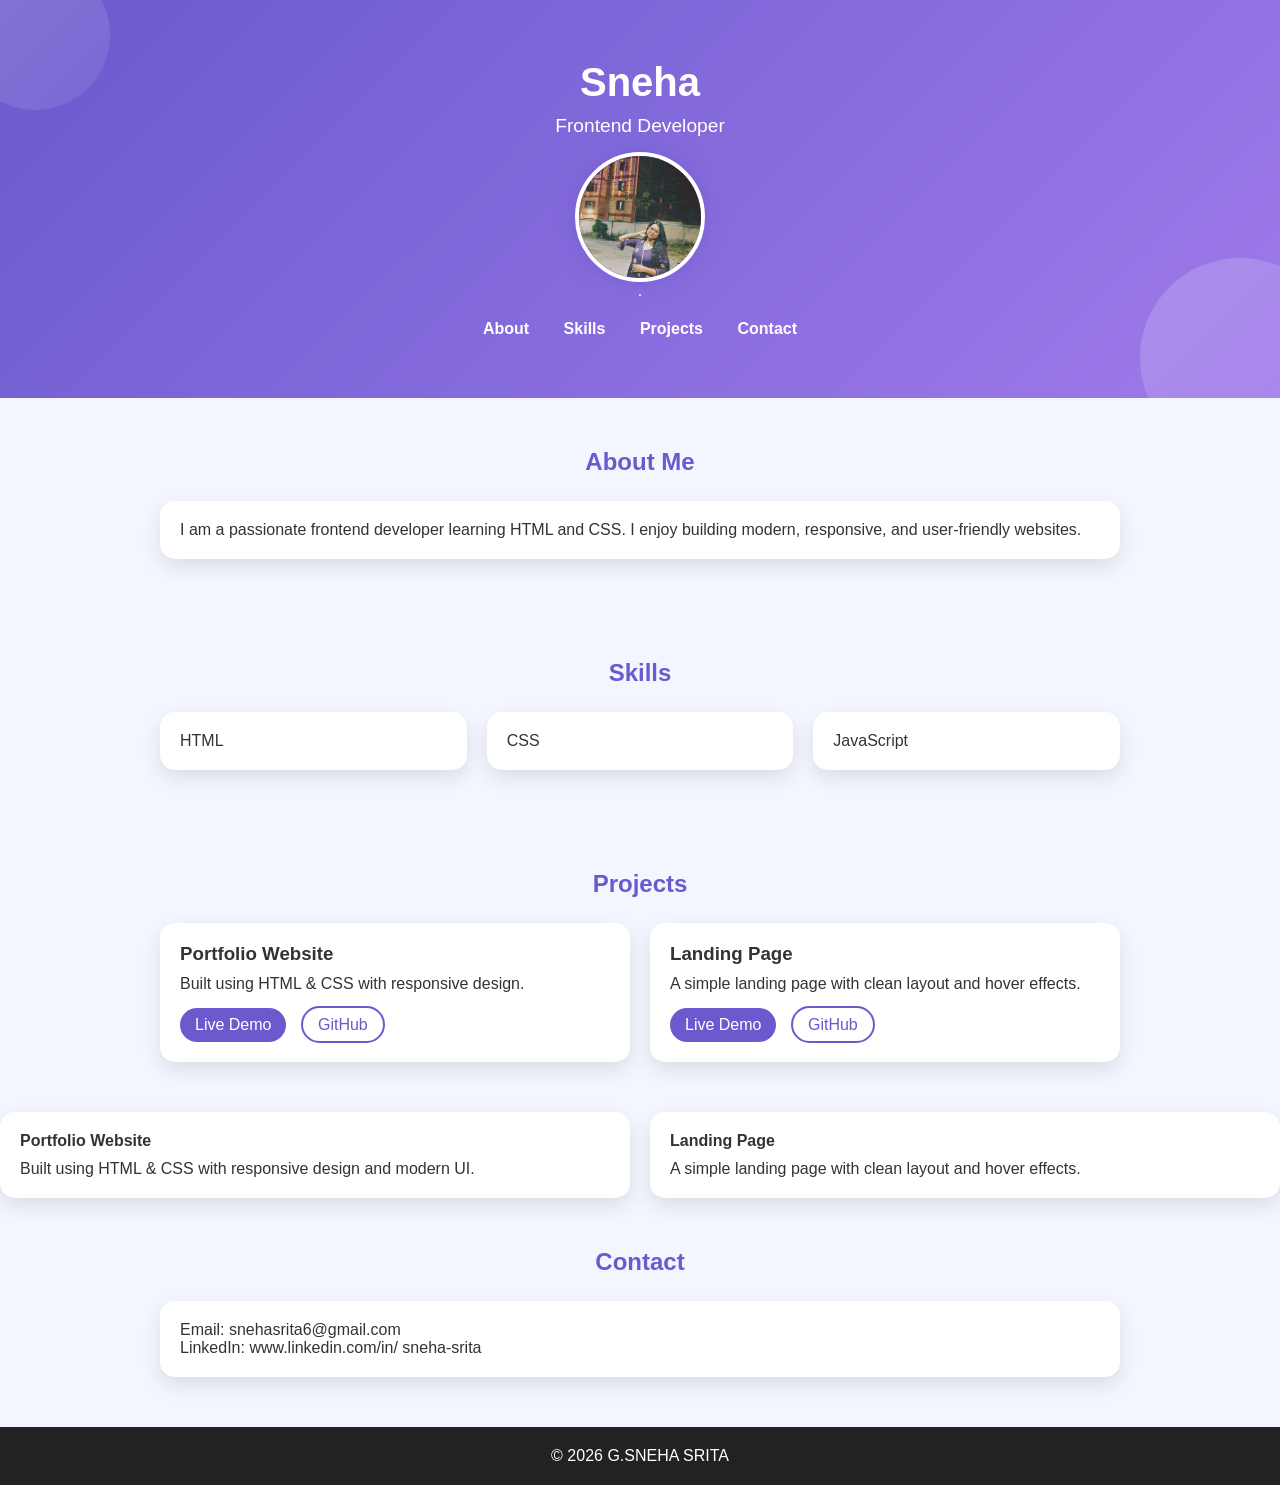
<file: index.html>
<!DOCTYPE html><html lang="en">
<head>
  <meta charset="UTF-8">
  <meta name="viewport" content="width=device-width, initial-scale=1.0">
  <title>My Portfolio</title>
  <link rel="stylesheet" href="style.css">
</head>
<body><header>
  <div class="circle c1"></div>
  <div class="circle c2"></div>  <h1>Sneha</h1>
  <p>Frontend Developer</p>  
  <img src="yourphoto.jpeg" class="profile-pic">.
  
  <nav>
    <a href="#about">About</a>
    <a href="#skills">Skills</a>
    <a href="#projects">Projects</a>
    <a href="#contact">Contact</a>
  </nav>
</header><section id="about">
  <h2>About Me</h2>
  <div class="card">
    <p>I am a passionate frontend developer learning HTML and CSS. I enjoy building modern, responsive, and user-friendly websites.</p>
  </div>
</section><section id="skills">
  <h2>Skills</h2>
  <div class="grid">
    <div class="card">HTML</div>
    <div class="card">CSS</div>
    <div class="card">JavaScript</div>
  </div>
</section><section id="projects">
  <h2>Projects</h2>
<div class="project-container">

    <div class="project-card">
      <h3>Portfolio Website</h3>
      <p>Built using HTML & CSS with responsive design.</p>
      <div class="project-buttons">
        <a href="#" class="btn">Live Demo</a>
        <a href="#" class="btn-outline">GitHub</a>
      </div>
    </div>

    <div class="project-card">
      <h3>Landing Page</h3>
      <p>A simple landing page with clean layout and hover effects.</p>
      <div class="project-buttons">
        <a href="#" class="btn">Live Demo</a>
        <a href="#" class="btn-outline">GitHub</a>
      </div>
    </div>

  </div>
</section>

  <div class="grid">
    <div class="card">
      <div class="project-title">Portfolio Website</div>
      <p>Built using HTML & CSS with responsive design and modern UI.</p>
    </div><div class="card">
  <div class="project-title">Landing Page</div>
  <p>A simple landing page with clean layout and hover effects.</p>
</div>

  </div>
</section><section id="contact">
  <h2>Contact</h2>
  <div class="card">
    <p>Email: snehasrita6@gmail.com</p>
    <p>LinkedIn: www.linkedin.com/in/
sneha-srita</p>
  </div>
</section><footer>
  <p>© 2026 G.SNEHA SRITA</p>
</footer></body>
</html>
</file>
<file: style.css>
* {
  margin: 0;
  padding: 0;
  box-sizing: border-box;
  font-family: 'Poppins', sans-serif;
}

body {
  background: #f4f6ff;
  color: #333;
  scroll-behavior: smooth;
}

header {
  background: linear-gradient(135deg, #6a5acd, #9f7aea);
  color: white;
  text-align: center;
  padding: 60px 20px;
  position: relative;
  overflow: hidden;
}

header h1 {
  font-size: 2.5rem;
}

header p {
  margin-top: 10px;
  font-size: 1.2rem;
}

nav {
  margin-top: 20px;
}

nav a {
  color: white;
  margin: 0 15px;
  text-decoration: none;
  font-weight: bold;
  transition: 0.3s;
}

nav a:hover {
  color: #ffd6ff;
}

/* Decorative circles */
.circle {
  position: absolute;
  border-radius: 50%;
  background: linear-gradient(135deg, #ffffff30, #ffffff10);
}

.c1 { width: 150px; height: 150px; top: -40px; left: -40px; }
.c2 { width: 200px; height: 200px; bottom: -60px; right: -60px; }

section {
  padding: 50px 20px;
  max-width: 1000px;
  margin: auto;
}

h2 {
  margin-bottom: 25px;
  color: #6a5acd;
  text-align: center;
}

.grid {
  display: grid;
  grid-template-columns: repeat(auto-fit, minmax(250px, 1fr));
  gap: 20px;
}

.card {
  background: white;
  padding: 20px;
  border-radius: 15px;
  box-shadow: 0 8px 20px rgba(0,0,0,0.1);
  transition: 0.3s;
}

.card:hover {
  transform: translateY(-8px) scale(1.02);
}

ul {
  list-style: none;
}

ul li {
  padding: 8px 0;
}

.project-title {
  font-weight: bold;
  margin-bottom: 10px;
}

footer {
  text-align: center;
  padding: 20px;
  background: #222;
  color: white;
}

/* Responsive */
@media (max-width: 600px) {
  header h1 {
    font-size: 2rem;
  }

  nav a {
    display: block;
    margin: 8px 0;
  }
}
.profile-pic {
  width: 130px;
  height: 130px;
  border-radius: 50%;
  object-fit: cover;
  margin-top: 15px;
  border: 4px solid white;
  box-shadow: 0 0 20px rgba(106, 90, 205, 0.6);
  display: block;
  margin-left: auto;
  margin-right: auto;
}
/* Project Section */
#projects {
  padding: 50px 20px;
}

.project-container {
  display: grid;
  grid-template-columns: repeat(auto-fit, minmax(250px, 1fr));
  gap: 20px;
}

.project-card {
  background: white;
  padding: 20px;
  border-radius: 15px;
  box-shadow: 0 8px 20px rgba(0,0,0,0.1);
  transition: 0.3s;
}

.project-card:hover {
  transform: translateY(-10px);
}

.project-card h3 {
  margin-bottom: 10px;
}

.project-buttons {
  margin-top: 15px;
}

.btn {
  display: inline-block;
  padding: 8px 15px;
  background: #6a5acd;
  color: white;
  text-decoration: none;
  border-radius: 20px;
  margin-right: 10px;
}

.btn-outline {
  padding: 8px 15px;
  border: 2px solid #6a5acd;
  color: #6a5acd;
  text-decoration: none;
  border-radius: 20px;
}
</file>
<file: portfolio/style.css>
* {
  margin: 0;
  padding: 0;
  box-sizing: border-box;
  font-family: 'Poppins', sans-serif;
}

body {
  background: #f4f6ff;
  color: #333;
  scroll-behavior: smooth;
}

header {
  background: linear-gradient(135deg, #6a5acd, #9f7aea);
  color: white;
  text-align: center;
  padding: 60px 20px;
  position: relative;
  overflow: hidden;
}

header h1 {
  font-size: 2.5rem;
}

header p {
  margin-top: 10px;
  font-size: 1.2rem;
}

nav {
  margin-top: 20px;
}

nav a {
  color: white;
  margin: 0 15px;
  text-decoration: none;
  font-weight: bold;
  transition: 0.3s;
}

nav a:hover {
  color: #ffd6ff;
}

/* Decorative circles */
.circle {
  position: absolute;
  border-radius: 50%;
  background: linear-gradient(135deg, #ffffff30, #ffffff10);
}

.c1 { width: 150px; height: 150px; top: -40px; left: -40px; }
.c2 { width: 200px; height: 200px; bottom: -60px; right: -60px; }

section {
  padding: 50px 20px;
  max-width: 1000px;
  margin: auto;
}

h2 {
  margin-bottom: 25px;
  color: #6a5acd;
  text-align: center;
}

.grid {
  display: grid;
  grid-template-columns: repeat(auto-fit, minmax(250px, 1fr));
  gap: 20px;
}

.card {
  background: white;
  padding: 20px;
  border-radius: 15px;
  box-shadow: 0 8px 20px rgba(0,0,0,0.1);
  transition: 0.3s;
}

.card:hover {
  transform: translateY(-8px) scale(1.02);
}

ul {
  list-style: none;
}

ul li {
  padding: 8px 0;
}

.project-title {
  font-weight: bold;
  margin-bottom: 10px;
}

footer {
  text-align: center;
  padding: 20px;
  background: #222;
  color: white;
}

/* Responsive */
@media (max-width: 600px) {
  header h1 {
    font-size: 2rem;
  }

  nav a {
    display: block;
    margin: 8px 0;
  }
}
.profile-pic {
  width: 130px;
  height: 130px;
  border-radius: 50%;
  object-fit: cover;
  margin-top: 15px;
  border: 4px solid white;
  box-shadow: 0 0 20px rgba(106, 90, 205, 0.6);
  display: block;
  margin-left: auto;
  margin-right: auto;
}
/* Project Section */
#projects {
  padding: 50px 20px;
}

.project-container {
  display: grid;
  grid-template-columns: repeat(auto-fit, minmax(250px, 1fr));
  gap: 20px;
}

.project-card {
  background: white;
  padding: 20px;
  border-radius: 15px;
  box-shadow: 0 8px 20px rgba(0,0,0,0.1);
  transition: 0.3s;
}

.project-card:hover {
  transform: translateY(-10px);
}

.project-card h3 {
  margin-bottom: 10px;
}

.project-buttons {
  margin-top: 15px;
}

.btn {
  display: inline-block;
  padding: 8px 15px;
  background: #6a5acd;
  color: white;
  text-decoration: none;
  border-radius: 20px;
  margin-right: 10px;
}

.btn-outline {
  padding: 8px 15px;
  border: 2px solid #6a5acd;
  color: #6a5acd;
  text-decoration: none;
  border-radius: 20px;
}
</file>
